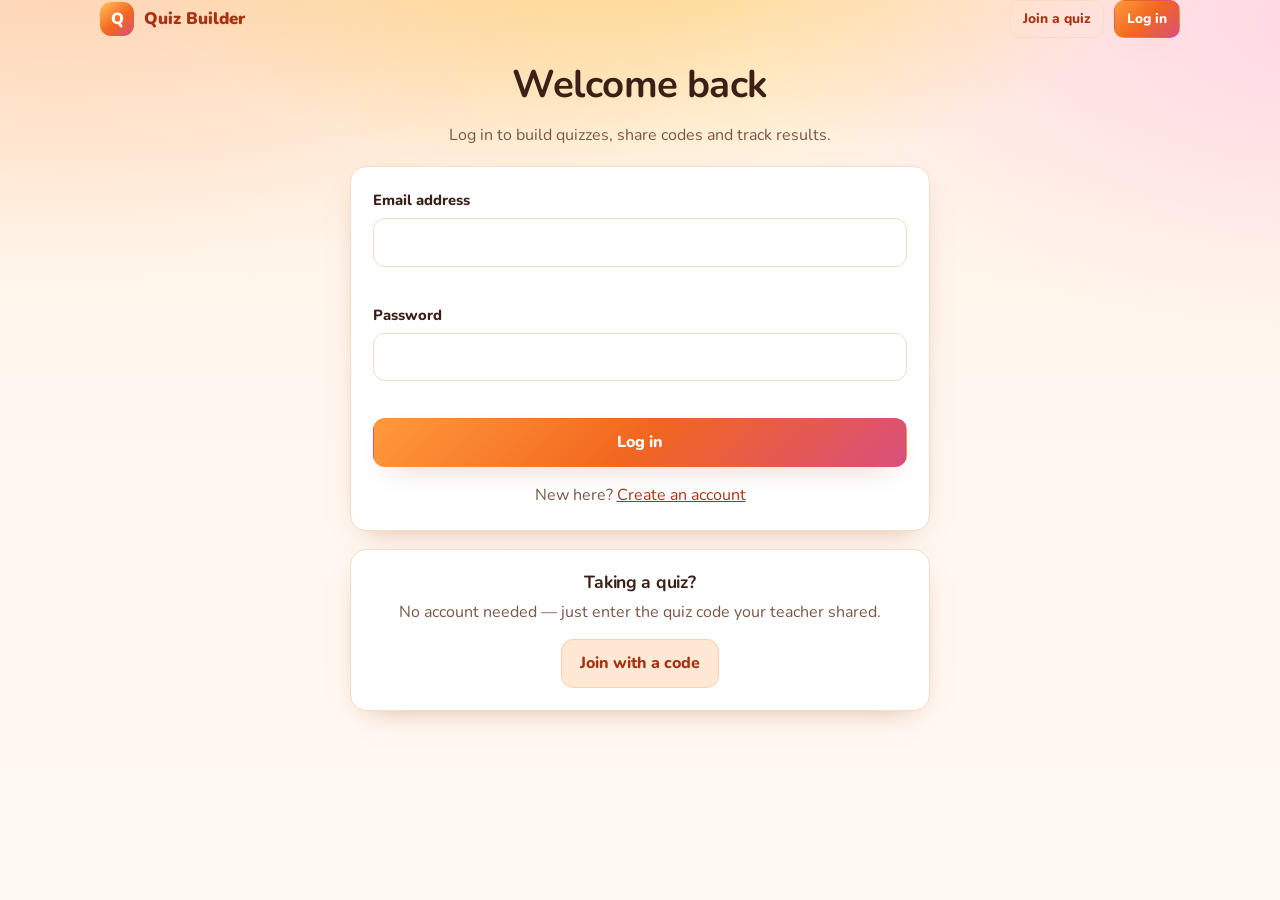
<file: Authentication/index.html>
<!DOCTYPE html>
<html lang="en">
<head>
<meta charset="utf-8" />
<meta name="viewport" content="width=device-width, initial-scale=1" />
<title>Log in — Quiz Builder</title>
<meta name="description" content="Log in to Quiz Builder to create and manage your quizzes." />
<link rel="preconnect" href="https://fonts.googleapis.com" />
<link rel="preconnect" href="https://fonts.gstatic.com" crossorigin />
<link rel="stylesheet" href="https://fonts.googleapis.com/css2?family=Nunito:wght@400;700;900&display=swap" />
<link rel="stylesheet" href="../Shared/styles.css" />
</head>
<body>
<a class="skip-link" href="#main">Skip to main content</a>
<header data-topbar></header>

<main id="main" class="shell shell-narrow">
  <div class="text-center" style="margin-bottom:18px">
    <h1>Welcome back</h1>
    <p>Log in to build quizzes, share codes and track results.</p>
  </div>

  <section class="card">
    <div class="alert alert-error" id="formError" role="alert" hidden></div>
    <form id="loginForm" novalidate>
      <div class="field">
        <label for="email">Email address</label>
        <input type="email" id="email" name="email" autocomplete="email" required />
        <p class="error-text" id="emailError" aria-live="polite"></p>
      </div>
      <div class="field">
        <label for="password">Password</label>
        <input type="password" id="password" name="password" autocomplete="current-password" required />
        <p class="error-text" id="passwordError" aria-live="polite"></p>
      </div>
      <button class="btn btn-primary btn-block" type="submit" id="loginSubmit">Log in</button>
    </form>
    <p class="text-center muted" style="margin:16px 0 0">
      New here? <a href="signup.html">Create an account</a>
    </p>
  </section>

  <section class="card text-center">
    <h2 style="font-size:1.1rem">Taking a quiz?</h2>
    <p class="mb-0">No account needed — just enter the quiz code your teacher shared.</p>
    <p style="margin-top:14px" class="mb-0">
      <a class="btn btn-secondary" href="../User/join.html">Join with a code</a>
    </p>
  </section>
</main>

<script src="../Shared/storage.js"></script>
<script src="../Shared/app.js"></script>
<script>
(function () {
  QB.renderTopbar();
  if (QBStorage.getSession()) { QB.go(QB.PATHS.dashboard); return; }

  var form = QB.$("#loginForm");
  var formError = QB.$("#formError");

  function setError(id, msg) { QB.$(id).textContent = msg || ""; }

  form.addEventListener("submit", function (e) {
    e.preventDefault();
    formError.hidden = true;
    setError("#emailError", ""); setError("#passwordError", "");

    var email = QB.$("#email").value.trim();
    var password = QB.$("#password").value;
    var bad = false;
    if (!email) { setError("#emailError", "Email is required."); bad = true; }
    if (!password) { setError("#passwordError", "Password is required."); bad = true; }
    if (bad) return;

    var res = QBStorage.login(email, password);
    if (!res.ok) {
      formError.textContent = res.error;
      formError.hidden = false;
      return;
    }
    QB.toast("Welcome back, " + res.user.name + "!");
    QB.go(QB.PATHS.dashboard);
  });
})();
</script>
</body>
</html>
</file>
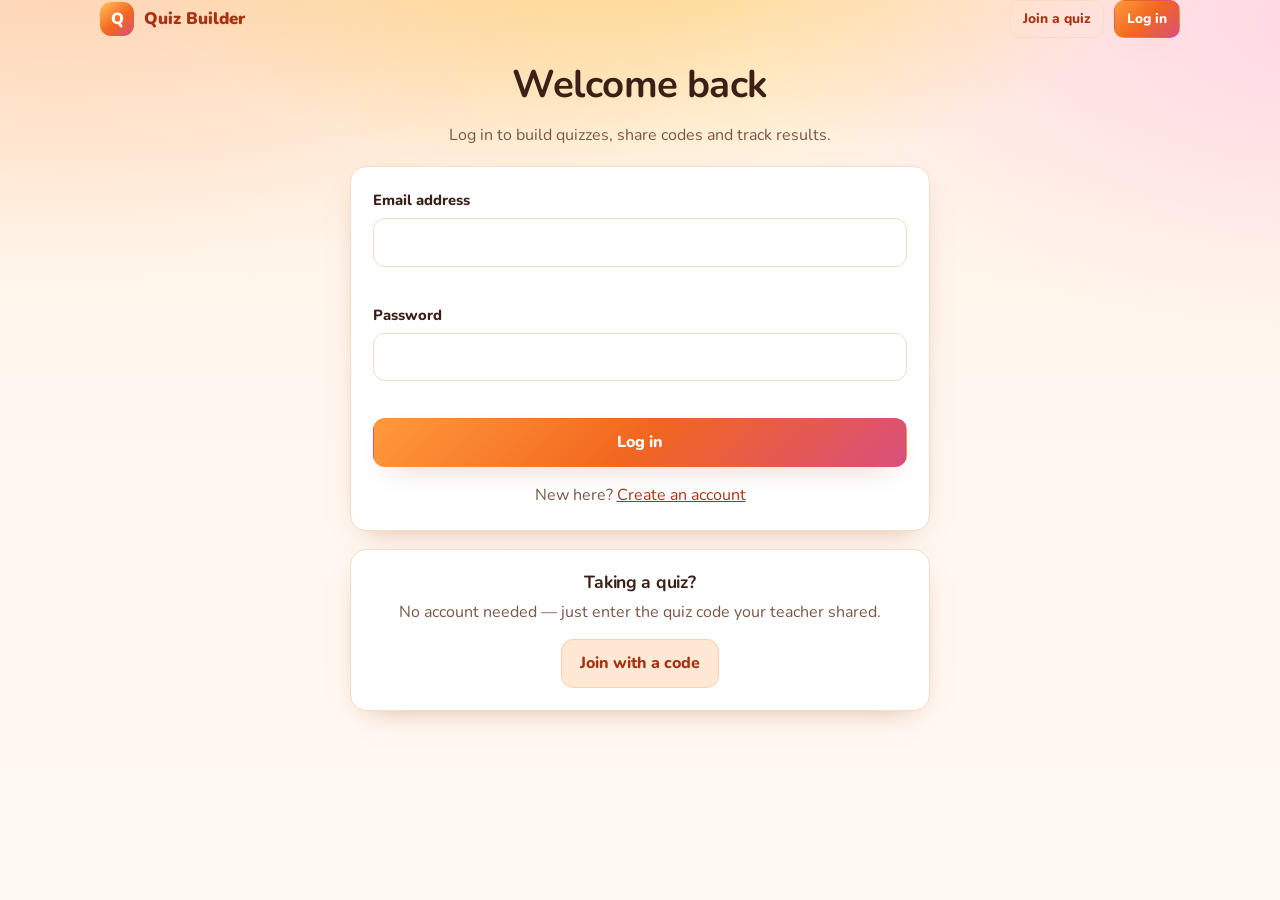
<file: Admin/create.html>
<!DOCTYPE html>
<html lang="en">
<head>
<meta charset="utf-8" />
<meta name="viewport" content="width=device-width, initial-scale=1" />
<title>Create a quiz — Quiz Builder</title>
<meta name="description" content="Build a quiz with multiple choice, true/false and text questions." />
<link rel="preconnect" href="https://fonts.googleapis.com" />
<link rel="preconnect" href="https://fonts.gstatic.com" crossorigin />
<link rel="stylesheet" href="https://fonts.googleapis.com/css2?family=Nunito:wght@400;700;900&display=swap" />
<link rel="stylesheet" href="../Shared/styles.css" />
</head>
<body>
<a class="skip-link" href="#main">Skip to main content</a>
<header data-topbar></header>

<main id="main" class="shell">
  <div class="welcome">
    <h1>Create a quiz</h1>
    <p class="mb-0">Add details, build your questions, then publish to get a share code.</p>
  </div>

  <section class="card" aria-labelledby="detailsHeading">
    <h2 id="detailsHeading">Quiz details</h2>
    <div class="field">
      <label for="quizTitle">Quiz title</label>
      <input type="text" id="quizTitle" maxlength="90" required />
      <p class="error-text" id="titleError" aria-live="polite"></p>
    </div>
    <div class="field">
      <label for="quizDescription">Description <span class="muted">(optional)</span></label>
      <textarea id="quizDescription" maxlength="240"></textarea>
    </div>
    <div class="field">
      <label for="quizMinutes">Time limit (minutes)</label>
      <input type="number" id="quizMinutes" min="1" max="120" step="1" value="5" />
      <p class="error-text" id="timeError" aria-live="polite"></p>
    </div>
  </section>

  <section class="card" aria-labelledby="questionHeading">
    <h2 id="questionHeading">Add a question</h2>
    <div class="alert alert-error" id="questionError" role="alert" hidden></div>

    <div class="field">
      <label for="qType">Question type</label>
      <select id="qType">
        <option value="multiple-choice">Multiple choice</option>
        <option value="true-false">True / False</option>
        <option value="text">Text answer</option>
      </select>
    </div>

    <div class="field">
      <label for="qText">Question</label>
      <textarea id="qText" maxlength="300" placeholder="What would you like to ask?"></textarea>
    </div>

    <div class="field" id="optionsField">
      <span class="label" id="optionsLabel">Answer options</span>
      <div id="optionsList" role="group" aria-labelledby="optionsLabel"></div>
      <button class="btn btn-ghost btn-sm" type="button" id="addOption">+ Add option</button>
    </div>

    <div class="field" id="tfField" hidden>
      <span class="label">Correct answer</span>
      <div class="row">
        <label class="answer-card" style="flex:1 1 140px">
          <input type="radio" name="tfAnswer" value="true" checked />
          <span class="marker" aria-hidden="true">T</span><span class="answer-text">True</span>
        </label>
        <label class="answer-card" style="flex:1 1 140px">
          <input type="radio" name="tfAnswer" value="false" />
          <span class="marker" aria-hidden="true">F</span><span class="answer-text">False</span>
        </label>
      </div>
    </div>

    <div class="field" id="textField" hidden>
      <label for="qTextAnswer">Accepted answer</label>
      <input type="text" id="qTextAnswer" maxlength="120" placeholder="e.g. photosynthesis" />
      <p class="hint">Separate alternatives with <code>|</code>. Capitalisation and extra spaces are ignored.</p>
    </div>

    <div class="field">
      <label for="qImage">Image <span class="muted">(optional)</span></label>
      <input type="file" id="qImage" accept="image/*" />
      <p class="hint">Large images are resized automatically before saving.</p>
      <div id="imagePreviewWrap" hidden style="margin-top:10px">
        <img id="imagePreview" class="thumb" alt="Preview of the uploaded question image" />
        <p style="margin-top:8px"><button class="btn btn-ghost btn-sm" type="button" id="removeImage">Remove image</button></p>
      </div>
    </div>

    <div class="field">
      <label for="qExplanation">Explanation <span class="muted">(shown to players after they submit)</span></label>
      <textarea id="qExplanation" maxlength="400" placeholder="Explain why the correct answer is right, so players learn from a wrong answer."></textarea>
      <p class="hint">Players see this on their results page next to each question.</p>
    </div>

    <button class="btn btn-secondary" type="button" id="addQuestion">Add question to quiz</button>
  </section>

  <section class="card" aria-labelledby="draftHeading">
    <div class="row-between">
      <h2 id="draftHeading" class="mb-0">Questions added</h2>
      <span class="pill" id="draftCount">0</span>
    </div>
    <div id="draftList" style="margin-top:14px"></div>
    <p class="muted" id="draftEmpty">No questions yet — add your first one above.</p>
  </section>

  <section class="card">
    <div class="alert alert-error" id="publishError" role="alert" hidden></div>
    <div class="row">
      <button class="btn btn-primary" type="button" id="publishQuiz">Publish quiz</button>
      <a class="btn btn-ghost" href="dashboard.html">Cancel</a>
    </div>
  </section>
</main>

<script src="../Shared/storage.js"></script>
<script src="../Shared/app.js"></script>
<script>
(function () {
  QB.renderTopbar();
  var session = QB.requireSession();
  if (!session) return;

  var draft = [];
  var currentImage = "";
  var editingId = null;

  /* Edit mode: ?quiz=<id> loads an existing quiz owned by this creator. */
  var editingQuiz = null;
  var editQuizId = QB.query("quiz");
  if (editQuizId) {
    var found = QBStorage.getQuizById(editQuizId);
    if (!found || found.ownerId !== session.id) {
      QB.toast("That quiz could not be opened for editing", "error");
      QB.go(QB.PATHS.dashboard);
      return;
    }
    editingQuiz = found;
    document.title = "Edit quiz — Quiz Builder";
    QB.$(".welcome h1").textContent = "Edit quiz";
    QB.$(".welcome p").textContent = "Update the details or questions, then save. The share code stays the same.";
    QB.$("#quizTitle").value = editingQuiz.title;
    QB.$("#quizDescription").value = editingQuiz.description || "";
    QB.$("#quizMinutes").value = String(Math.max(1, Math.round(editingQuiz.timeLimitSeconds / 60)));
    QB.$("#publishQuiz").textContent = "Save changes";
    draft = editingQuiz.questions.map(function (q) {
      return { id: q.id, type: q.type, text: q.text, image: q.image, options: q.options.slice(), answer: q.answer, explanation: q.explanation || "" };
    });
  }

  var typeSelect = QB.$("#qType");
  var optionsList = QB.$("#optionsList");
  var questionError = QB.$("#questionError");

  function showQuestionError(msg) {
    questionError.textContent = msg;
    questionError.hidden = false;
  }
  function clearQuestionError() { questionError.hidden = true; }

  /* ---------- options ---------- */
  function optionRow(value, checked, index) {
    var input = QB.el("input", { type: "text", maxlength: "120", value: value || "",
      "aria-label": "Option " + (index + 1), "data-option-input": index });
    var radio = QB.el("input", { type: "radio", name: "correctOption", value: index, "data-correct": index });
    if (checked) radio.checked = true;
    var remove = QB.el("button", { class: "btn btn-ghost btn-sm", type: "button", text: "✕",
      "aria-label": "Remove option " + (index + 1), onclick: function () {
        if (optionsList.children.length <= 2) { showQuestionError("A multiple choice question needs at least two options."); return; }
        collectOptions();
        optionValues.splice(index, 1);
        if (correctIndex >= optionValues.length) correctIndex = 0;
        renderOptions();
      }
    });
    return QB.el("div", { class: "opt-row" }, [
      input,
      QB.el("div", { class: "row", style: "gap:6px" }, [
        QB.el("label", { class: "correct-wrap" }, [radio, QB.el("span", { text: "Correct" })]),
        remove
      ])
    ]);
  }

  var optionValues = ["", "", "", ""];
  var correctIndex = 0;

  function collectOptions() {
    optionValues = QB.$$("[data-option-input]", optionsList).map(function (i) { return i.value; });
    var checked = QB.$$("[data-correct]", optionsList).filter(function (r) { return r.checked; })[0];
    correctIndex = checked ? Number(checked.value) : 0;
  }

  function renderOptions() {
    optionsList.innerHTML = "";
    optionValues.forEach(function (v, i) {
      optionsList.appendChild(optionRow(v, i === correctIndex, i));
    });
  }

  QB.$("#addOption").addEventListener("click", function () {
    collectOptions();
    if (optionValues.length >= 6) { showQuestionError("Up to 6 options are supported."); return; }
    optionValues.push("");
    renderOptions();
  });

  renderOptions();

  /* ---------- type switching ---------- */
  function syncType() {
    var type = typeSelect.value;
    QB.$("#optionsField").hidden = type !== "multiple-choice";
    QB.$("#tfField").hidden = type !== "true-false";
    QB.$("#textField").hidden = type !== "text";
    clearQuestionError();
  }
  typeSelect.addEventListener("change", syncType);
  syncType();

  /* selected styling for true/false cards */
  function syncTfCards() {
    QB.$$("#tfField .answer-card").forEach(function (card) {
      card.classList.toggle("is-selected", card.querySelector("input").checked);
    });
  }
  QB.$$('input[name="tfAnswer"]').forEach(function (r) { r.addEventListener("change", syncTfCards); });
  syncTfCards();

  /* ---------- image ---------- */
  QB.$("#qImage").addEventListener("change", function (e) {
    var file = e.target.files && e.target.files[0];
    if (!file) return;
    QB.readAndResizeImage(file, 900, 0.72).then(function (dataUrl) {
      currentImage = dataUrl;
      QB.$("#imagePreview").src = dataUrl;
      QB.$("#imagePreviewWrap").hidden = false;
      clearQuestionError();
    }).catch(function (err) {
      currentImage = "";
      QB.$("#imagePreviewWrap").hidden = true;
      showQuestionError(err.message || "Could not use that image.");
    });
  });

  QB.$("#removeImage").addEventListener("click", function () {
    currentImage = "";
    QB.$("#qImage").value = "";
    QB.$("#imagePreviewWrap").hidden = true;
  });

  /* ---------- draft questions ---------- */
  function resetQuestionForm() {
    QB.$("#qText").value = "";
    QB.$("#qTextAnswer").value = "";
    QB.$("#qExplanation").value = "";
    optionValues = ["", "", "", ""];
    correctIndex = 0;
    renderOptions();
    currentImage = "";
    QB.$("#qImage").value = "";
    QB.$("#imagePreviewWrap").hidden = true;
    editingId = null;
    QB.$("#addQuestion").textContent = "Add question to quiz";
  }

  function buildQuestion() {
    var type = typeSelect.value;
    var text = QB.$("#qText").value.trim();
    if (!text) { showQuestionError("Please write the question text."); return null; }

    var question = { id: editingId || QBStorage.uid("q"), type: type, text: text, image: currentImage, options: [], answer: "",
      explanation: QB.$("#qExplanation").value.trim() };

    if (type === "multiple-choice") {
      collectOptions();
      var filled = optionValues.map(function (v) { return v.trim(); });
      var nonEmpty = filled.filter(Boolean);
      if (nonEmpty.length < 2) { showQuestionError("Add at least two answer options."); return null; }
      if (!filled[correctIndex]) { showQuestionError("The option marked correct cannot be empty."); return null; }
      var correctText = filled[correctIndex];
      question.options = filled.filter(Boolean);
      question.answer = question.options.indexOf(correctText);
    } else if (type === "true-false") {
      var checked = QB.$$('input[name="tfAnswer"]').filter(function (r) { return r.checked; })[0];
      question.options = ["True", "False"];
      question.answer = checked ? checked.value : "true";
    } else {
      var ans = QB.$("#qTextAnswer").value.trim();
      if (!ans) { showQuestionError("Please provide the accepted answer."); return null; }
      question.answer = ans;
    }
    return question;
  }

  QB.$("#addQuestion").addEventListener("click", function () {
    clearQuestionError();
    var q = buildQuestion();
    if (!q) return;
    var existing = draft.findIndex(function (d) { return d.id === q.id; });
    if (existing >= 0) { draft[existing] = q; QB.toast("Question updated"); }
    else { draft.push(q); QB.toast("Question added"); }
    resetQuestionForm();
    renderDraft();
  });

  function editQuestion(id) {
    var q = draft.filter(function (d) { return d.id === id; })[0];
    if (!q) return;
    editingId = q.id;
    typeSelect.value = q.type;
    syncType();
    QB.$("#qText").value = q.text;
    currentImage = q.image || "";
    QB.$("#imagePreviewWrap").hidden = !currentImage;
    if (currentImage) QB.$("#imagePreview").src = currentImage;
    if (q.type === "multiple-choice") {
      optionValues = q.options.slice();
      while (optionValues.length < 2) optionValues.push("");
      correctIndex = Number(q.answer) || 0;
      renderOptions();
    } else if (q.type === "true-false") {
      QB.$$('input[name="tfAnswer"]').forEach(function (r) { r.checked = r.value === String(q.answer); });
      syncTfCards();
    } else {
      QB.$("#qTextAnswer").value = q.answer;
    }
    QB.$("#qExplanation").value = q.explanation || "";
    QB.$("#addQuestion").textContent = "Save changes";
    QB.$("#qText").focus();
  }

  function renderDraft() {
    var list = QB.$("#draftList");
    list.innerHTML = "";
    QB.$("#draftCount").textContent = String(draft.length);
    QB.$("#draftEmpty").hidden = draft.length > 0;

    draft.forEach(function (q, i) {
      var summary = q.type === "text"
        ? "Answer: " + q.answer
        : (q.type === "true-false"
            ? "Correct: " + (String(q.answer) === "true" ? "True" : "False")
            : "Correct: " + q.options[Number(q.answer)]);

      var block = QB.el("div", { class: "q-draft", "data-draft": q.id }, [
        QB.el("div", { class: "q-draft-head" }, [
          QB.el("span", { class: "q-draft-type", text: "Q" + (i + 1) + " · " + q.type.replace("-", " ") }),
          QB.el("div", { class: "row", style: "gap:6px" }, [
            QB.el("button", { class: "btn btn-ghost btn-sm", type: "button", text: "Edit",
              onclick: function () { editQuestion(q.id); } }),
            QB.el("button", { class: "btn btn-danger btn-sm", type: "button", text: "Remove",
              onclick: function () {
                draft = draft.filter(function (d) { return d.id !== q.id; });
                if (editingId === q.id) resetQuestionForm();
                renderDraft();
              } })
          ])
        ]),
        QB.el("p", { text: q.text }),
        QB.el("p", { class: "muted", style: "margin:0", text: summary }),
        QB.el("p", { class: "muted", style: "margin:4px 0 0", text: q.explanation ? "Explanation: " + q.explanation : "No explanation added yet." })
      ]);
      if (q.image) block.appendChild(QB.el("img", { class: "thumb", src: q.image, alt: "Image attached to question " + (i + 1) }));
      list.appendChild(block);
    });
  }

  renderDraft();

  /* ---------- publish ---------- */
  QB.$("#publishQuiz").addEventListener("click", function () {
    var publishError = QB.$("#publishError");
    publishError.hidden = true;
    QB.$("#titleError").textContent = "";
    QB.$("#timeError").textContent = "";

    var title = QB.$("#quizTitle").value.trim();
    var minutes = Number(QB.$("#quizMinutes").value);
    var bad = false;

    if (!title) { QB.$("#titleError").textContent = "Give your quiz a title."; bad = true; }
    if (!isFinite(minutes) || minutes < 1 || minutes > 120) { QB.$("#timeError").textContent = "Choose between 1 and 120 minutes."; bad = true; }
    if (!draft.length) {
      publishError.textContent = "Add at least one question before publishing.";
      publishError.hidden = false;
      bad = true;
    }
    if (bad) {
      if (!publishError.hidden) publishError.scrollIntoView({ block: "center" });
      return;
    }

    var quiz = QBStorage.saveQuiz({
      id: editingQuiz ? editingQuiz.id : undefined,
      code: editingQuiz ? editingQuiz.code : QBStorage.uniqueCode(),
      createdAt: editingQuiz ? editingQuiz.createdAt : undefined,
      title: title,
      description: QB.$("#quizDescription").value.trim(),
      ownerId: session.id,
      ownerName: session.name,
      timeLimitSeconds: Math.round(minutes * 60),
      questions: draft
    });

    QB.toast(editingQuiz ? "Changes saved — code " + quiz.code : "Quiz published — code " + quiz.code);
    QB.go(QB.PATHS.dashboard);
  });
})();
</script>
</body>
</html>
</file>
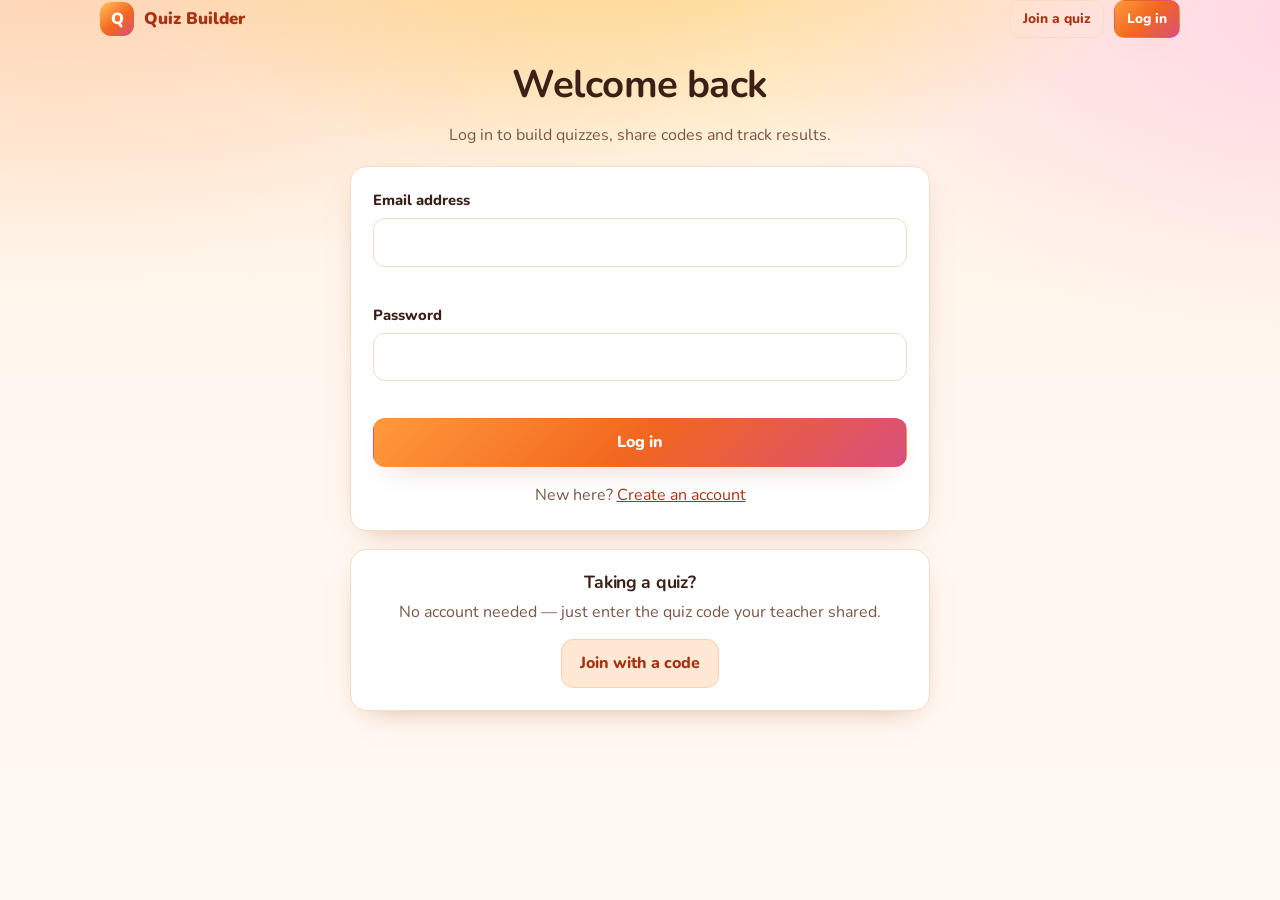
<file: Admin/creator-results.html>
<!DOCTYPE html>
<html lang="en">
<head>
<meta charset="utf-8" />
<meta name="viewport" content="width=device-width, initial-scale=1" />
<title>Participant Results — Quiz Builder</title>
<link rel="stylesheet" href="../Shared/styles.css" />
</head>
<body>
<a class="skip-link" href="#main">Skip to main content</a>
<header data-topbar></header>
<main id="main" class="shell">
  <div class="welcome">
    <h1>Participant Results</h1>
    <p class="mb-0" id="quizInfo">Loading quiz results…</p>
  </div>
  <div class="quick-actions">
    <a class="btn btn-ghost" href="dashboard.html">← Back to Dashboard</a>
  </div>
  <section class="card">
    <h2>Quiz submissions</h2>
    <p class="muted">Only attempts for a quiz owned by your account are shown.</p>
    <div id="attemptList"></div>
    <p id="empty" class="muted" hidden>No participants have submitted this quiz yet.</p>
  </section>
  <section class="card" id="detailCard" hidden>
    <div class="row-between">
      <h2 id="detailTitle" class="mb-0">Submission details</h2>
      <button class="btn btn-ghost btn-sm" id="closeDetails" type="button">Close</button>
    </div>
    <div id="detailBody" class="stack" style="margin-top:12px"></div>
  </section>
</main>
<script src="../Shared/storage.js"></script>
<script src="../Shared/app.js"></script>
<script>
(function () {
  QB.renderTopbar();
  var session = QB.requireSession();
  if (!session) return;
  var quizId = QB.query("quiz");
  var quiz = QBStorage.getQuizById(quizId);
  var list = QB.$("#attemptList"), empty = QB.$("#empty");
  var detailCard = QB.$("#detailCard"), detailBody = QB.$("#detailBody");

  // Prevent creators from viewing another account's quiz submissions.
  if (!quiz || quiz.ownerId !== session.id) {
    QB.$("#quizInfo").textContent = "Quiz not found or you do not have permission to view its results.";
    list.textContent = "";
    return;
  }
  QB.$("#quizInfo").textContent = quiz.title + " · Code: " + quiz.code;

  function answerText(detail, question) {
    var given = detail.given;
    if (given === null || given === undefined || String(given).trim() === "") return "Not answered";
    if (!question) return String(given);
    if (question.type === "multiple-choice") return question.options[Number(given)] !== undefined ? question.options[Number(given)] : String(given);
    if (question.type === "true-false") return String(given).toLowerCase() === "true" ? "True" : "False";
    return String(given);
  }
  function correctText(question) {
    if (!question) return "Unavailable";
    if (question.type === "multiple-choice") return question.options[Number(question.answer)] || "Unavailable";
    if (question.type === "true-false") return String(question.answer).toLowerCase() === "true" ? "True" : "False";
    return String(question.answer || "");
  }
  function showDetails(attempt) {
    detailBody.innerHTML = "";
    QB.$("#detailTitle").textContent = attempt.participantName + " — " + (attempt.result ? attempt.result.percent : 0) + "%";
    var summary = QB.el("p", {class:"muted", text:"Submitted: " + new Date(attempt.submittedAt).toLocaleString()});
    detailBody.appendChild(summary);
    (attempt.result && attempt.result.details || []).forEach(function(d, i) {
      var question = quiz.questions.filter(function(q){return q.id === d.questionId;})[0];
      var explanation = d.explanation || (question && question.explanation) || "";
      var block = QB.el("div",{class:"q-draft"},[
        QB.el("div",{class:"q-draft-type",text:"Question " + (i+1)}),
        QB.el("p",{text:d.text || (question && question.text) || "Question"}),
        QB.el("p",{text:"Participant answer: " + answerText(d, question)}),
        QB.el("p",{text:"Correct answer: " + correctText(question)}),
        QB.el("span",{class:d.correct ? "tag-ok" : "tag-no",text:d.correct ? "Correct" : "Incorrect"})
      ]);
      if (explanation) {
        block.appendChild(QB.el("div",{class:"explain-box"},[
          QB.el("strong",{text:"Explanation you wrote: "}),
          QB.el("span",{text:explanation})
        ]));
      }
      detailBody.appendChild(block);
    });
    detailCard.hidden = false;
    detailCard.scrollIntoView({behavior: QB.prefersReducedMotion() ? "auto" : "smooth", block:"start"});
  }
  var attempts = QBStorage.getAttemptsForQuiz(quiz.id).sort(function(a,b){return String(b.submittedAt).localeCompare(String(a.submittedAt));});
  empty.hidden = attempts.length > 0;
  attempts.forEach(function(attempt) {
    var result = attempt.result || {};
    var row = QB.el("div",{class:"q-draft"},[
      QB.el("h3",{text:attempt.participantName || "Guest"}),
      QB.el("p",{text:"Score: " + (result.correct || 0) + "/" + (result.total || quiz.questions.length) + " (" + (result.percent || 0) + "%)"}),
      QB.el("p",{class:"muted",text:"Submitted: " + (attempt.submittedAt ? new Date(attempt.submittedAt).toLocaleString() : "Date unavailable")}),
      QB.el("button",{class:"btn btn-secondary btn-sm",type:"button",text:"View Details",onclick:function(){showDetails(attempt);}})
    ]);
    list.appendChild(row);
  });
  QB.$("#closeDetails").addEventListener("click",function(){detailCard.hidden=true;});
})();
</script>
</body>
</html>
</file>
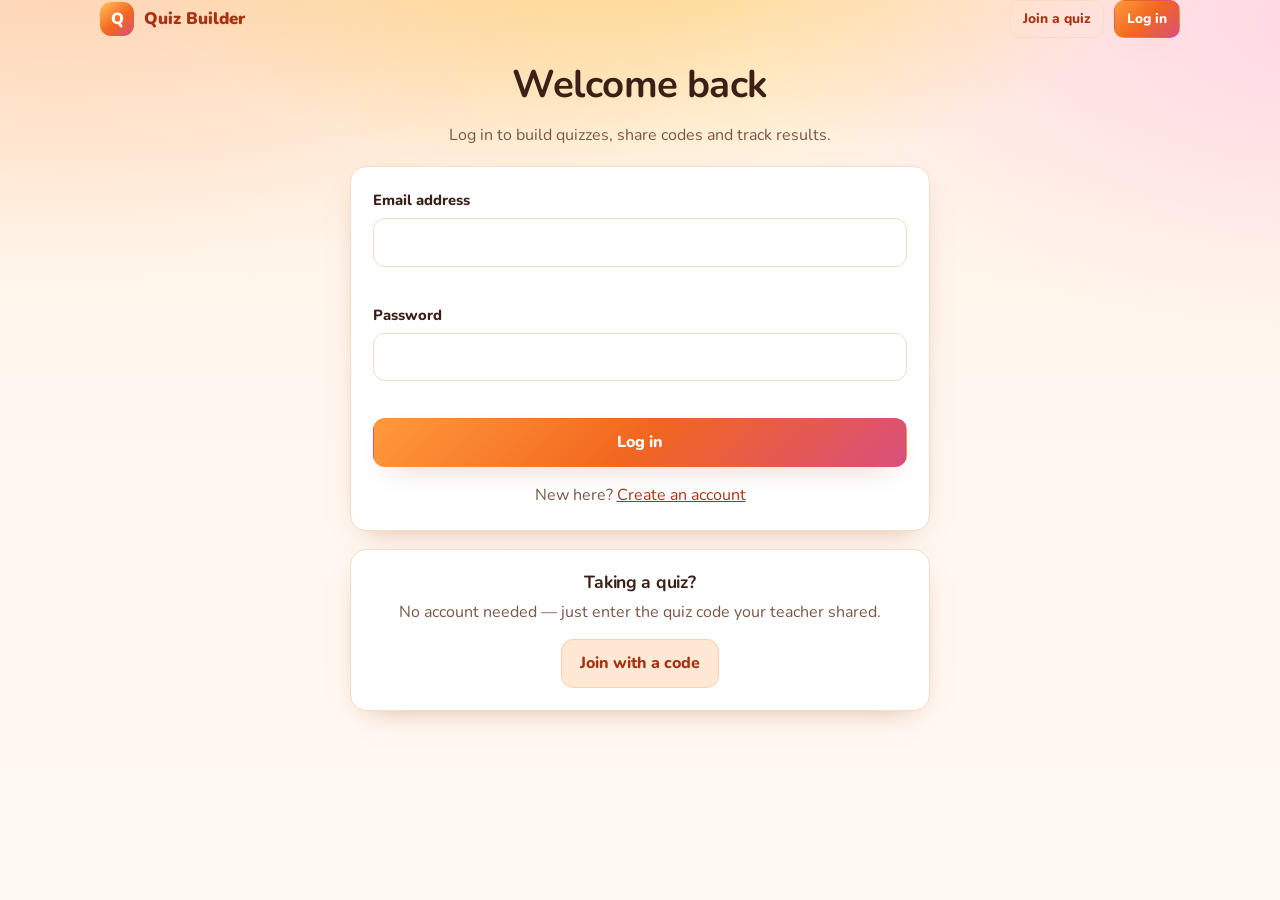
<file: Admin/dashboard.html>
<!DOCTYPE html>
<html lang="en">
<head>
<meta charset="utf-8" />
<meta name="viewport" content="width=device-width, initial-scale=1" />
<title>Dashboard — Quiz Builder</title>
<meta name="description" content="Your quizzes, statistics and quick actions in Quiz Builder." />
<link rel="preconnect" href="https://fonts.googleapis.com" />
<link rel="preconnect" href="https://fonts.gstatic.com" crossorigin />
<link rel="stylesheet" href="https://fonts.googleapis.com/css2?family=Nunito:wght@400;700;900&display=swap" />
<link rel="stylesheet" href="../Shared/styles.css" />
</head>
<body>
<a class="skip-link" href="#main">Skip to main content</a>
<header data-topbar></header>

<main id="main" class="shell">
  <div class="welcome">
    <h1 id="welcomeTitle">Welcome back</h1>
    <p id="welcomeSub" class="mb-0">Here's how your quizzes are doing.</p>
  </div>

  <section aria-labelledby="statsHeading">
    <h2 id="statsHeading" class="sr-only">Statistics</h2>
    <div class="stats" id="stats"></div>
  </section>

  <section aria-labelledby="actionsHeading">
    <h2 id="actionsHeading" class="sr-only">Quick actions</h2>
    <div class="quick-actions">
      <a class="btn btn-primary" id="actionCreate" href="create.html">+ Create quiz</a>
      <a class="btn btn-primary" id="actionJoin" href="../User/join.html">Join a quiz</a>
      <button class="btn btn-ghost" type="button" id="actionCopyLatest">Copy latest code</button>
    </div>
  </section>

  <section aria-labelledby="quizzesHeading">
    <div class="row-between" style="margin-bottom:12px">
      <h2 id="quizzesHeading" class="mb-0">Your quizzes</h2>
      <span class="pill" id="quizCount">0 quizzes</span>
    </div>
    <div class="quiz-grid" id="quizGrid"></div>
    <div class="empty-state" id="emptyState" hidden>
      <div class="empty-emoji" aria-hidden="true">🌱</div>
      <h3>No quizzes yet</h3>
      <p>Create your first quiz and share the code with your class.</p>
      <a class="btn btn-primary" href="create.html">Create your first quiz</a>
    </div>
  </section>

  <section class="card" id="previewCard" hidden aria-labelledby="previewHeading">
    <div class="row-between">
      <h2 id="previewHeading" class="mb-0">Quiz preview</h2>
      <button class="btn btn-ghost btn-sm" type="button" id="closePreview">Close</button>
    </div>
    <div id="previewBody" class="stack" style="margin-top:12px"></div>
  </section>
</main>

<script src="../Shared/storage.js"></script>
<script src="../Shared/app.js"></script>
<script>
(function () {
  QB.renderTopbar();
  var session = QB.requireSession();
  if (!session) return;

  var grid = QB.$("#quizGrid");
  var empty = QB.$("#emptyState");
  var previewCard = QB.$("#previewCard");
  var previewBody = QB.$("#previewBody");

  QB.$("#welcomeTitle").textContent = "Welcome back, " + session.name + " 👋";

  function stat(value, label, delay) {
    var node = QB.el("div", { class: "stat" }, [
      QB.el("div", { class: "stat-value", text: String(value) }),
      QB.el("div", { class: "stat-label", text: label })
    ]);
    node.style.animationDelay = delay + "ms";
    return node;
  }

  function render() {
    var quizzes = QBStorage.getQuizzesByOwner(session.id);
    var attempts = QBStorage.getAllAttempts().filter(function (a) {
      return quizzes.some(function (q) { return q.id === a.quizId; });
    });
    var questionTotal = quizzes.reduce(function (sum, q) { return sum + q.questions.length; }, 0);
    var avg = attempts.length
      ? Math.round(attempts.reduce(function (s, a) { return s + (a.result ? a.result.percent : 0); }, 0) / attempts.length)
      : 0;

    var stats = QB.$("#stats");
    stats.innerHTML = "";
    stats.appendChild(stat(quizzes.length, "Quizzes created", 0));
    stats.appendChild(stat(questionTotal, "Questions written", 60));
    stats.appendChild(stat(attempts.length, "Attempts recorded", 120));
    stats.appendChild(stat(avg + "%", "Average score", 180));

    QB.$("#quizCount").textContent = quizzes.length + (quizzes.length === 1 ? " quiz" : " quizzes");
    QB.$("#actionCopyLatest").disabled = quizzes.length === 0;

    grid.innerHTML = "";
    empty.hidden = quizzes.length > 0;

    quizzes.forEach(function (quiz, i) {
      var attemptsForQuiz = QBStorage.getAttemptsForQuiz(quiz.id).length;
      var card = QB.el("article", { class: "quiz-card" }, [
        QB.el("h3", { text: quiz.title }),
        QB.el("p", { class: "mb-0", text: quiz.description || "No description added." }),
        QB.el("div", { class: "quiz-meta" }, [
          QB.el("span", { class: "pill pill-code", text: quiz.code }),
          QB.el("span", { class: "pill", text: quiz.questions.length + " questions" }),
          QB.el("span", { class: "pill", text: QB.formatTime(quiz.timeLimitSeconds) + " limit" }),
          QB.el("span", { class: "pill", text: attemptsForQuiz + " attempts" })
        ]),
        QB.el("div", { class: "card-actions" }, [
          QB.el("button", {
            class: "btn btn-secondary btn-sm", type: "button", "data-preview": quiz.id,
            text: "Preview", onclick: function () { showPreview(quiz.id); }
          }),
          QB.el("button", {
            class: "btn btn-ghost btn-sm", type: "button", "data-copy": quiz.id,
            text: "Copy code",
            onclick: function () {
              QB.copyText(quiz.code).then(function () { QB.toast("Code " + quiz.code + " copied"); })
                .catch(function () { QB.toast("Code: " + quiz.code); });
            }
          }),
          QB.el("a", { class: "btn btn-secondary btn-sm", href: "create.html?quiz=" + encodeURIComponent(quiz.id), text: "Edit quiz" }),
          QB.el("a", { class: "btn btn-ghost btn-sm", href: "../User/join.html?code=" + quiz.code, text: "Play" }),
          QB.el("a", { class: "btn btn-primary btn-sm", href: "creator-results.html?quiz=" + encodeURIComponent(quiz.id), text: "View Results (" + attemptsForQuiz + ")" }),
          QB.el("button", {
            class: "btn btn-danger btn-sm", type: "button", "data-delete": quiz.id,
            text: "Delete",
            onclick: function () {
              if (!window.confirm('Delete "' + quiz.title + '"? This cannot be undone.')) return;
              QBStorage.deleteQuiz(quiz.id);
              previewCard.hidden = true;
              QB.toast("Quiz deleted");
              render();
            }
          })
        ])
      ]);
      card.style.animationDelay = Math.min(i * 60, 360) + "ms";
      grid.appendChild(card);
    });
  }

  function showPreview(id) {
    var quiz = QBStorage.getQuizById(id);
    if (!quiz) return;
    previewBody.innerHTML = "";
    previewBody.appendChild(QB.el("h3", { text: quiz.title }));
    previewBody.appendChild(QB.el("p", { text: quiz.description || "No description added." }));
    previewBody.appendChild(QB.el("p", { class: "muted", text: "Code " + quiz.code + " · " + quiz.questions.length + " questions · " + QB.formatTime(quiz.timeLimitSeconds) }));
    quiz.questions.forEach(function (q, i) {
      var block = QB.el("div", { class: "q-draft" }, [
        QB.el("div", { class: "q-draft-type", text: "Q" + (i + 1) + " · " + q.type.replace("-", " ") }),
        QB.el("p", { text: q.text })
      ]);
      if (q.image) block.appendChild(QB.el("img", { class: "thumb", src: q.image, alt: "Image for question " + (i + 1) }));
      if (q.type === "text") {
        block.appendChild(QB.el("p", { class: "muted", text: "Accepted answer: " + q.answer }));
      } else {
        var list = QB.el("ul", { style: "margin:6px 0 0; padding-left:18px" });
        q.options.forEach(function (opt, oi) {
          var correct = q.type === "true-false"
            ? String(q.answer) === (oi === 0 ? "true" : "false")
            : oi === Number(q.answer);
          list.appendChild(QB.el("li", { text: opt + (correct ? "  ✓ correct" : "") }));
        });
        block.appendChild(list);
      }
      previewBody.appendChild(block);
    });
    previewCard.hidden = false;
    previewCard.scrollIntoView({ behavior: QB.prefersReducedMotion() ? "auto" : "smooth", block: "start" });
  }

  QB.$("#closePreview").addEventListener("click", function () { previewCard.hidden = true; });

  QB.$("#actionCopyLatest").addEventListener("click", function () {
    var quizzes = QBStorage.getQuizzesByOwner(session.id);
    if (!quizzes.length) { QB.toast("Create a quiz first", "error"); return; }
    var code = quizzes[0].code;
    QB.copyText(code).then(function () { QB.toast("Code " + code + " copied"); })
      .catch(function () { QB.toast("Code: " + code); });
  });

  render();
})();
</script>
</body>
</html>
</file>
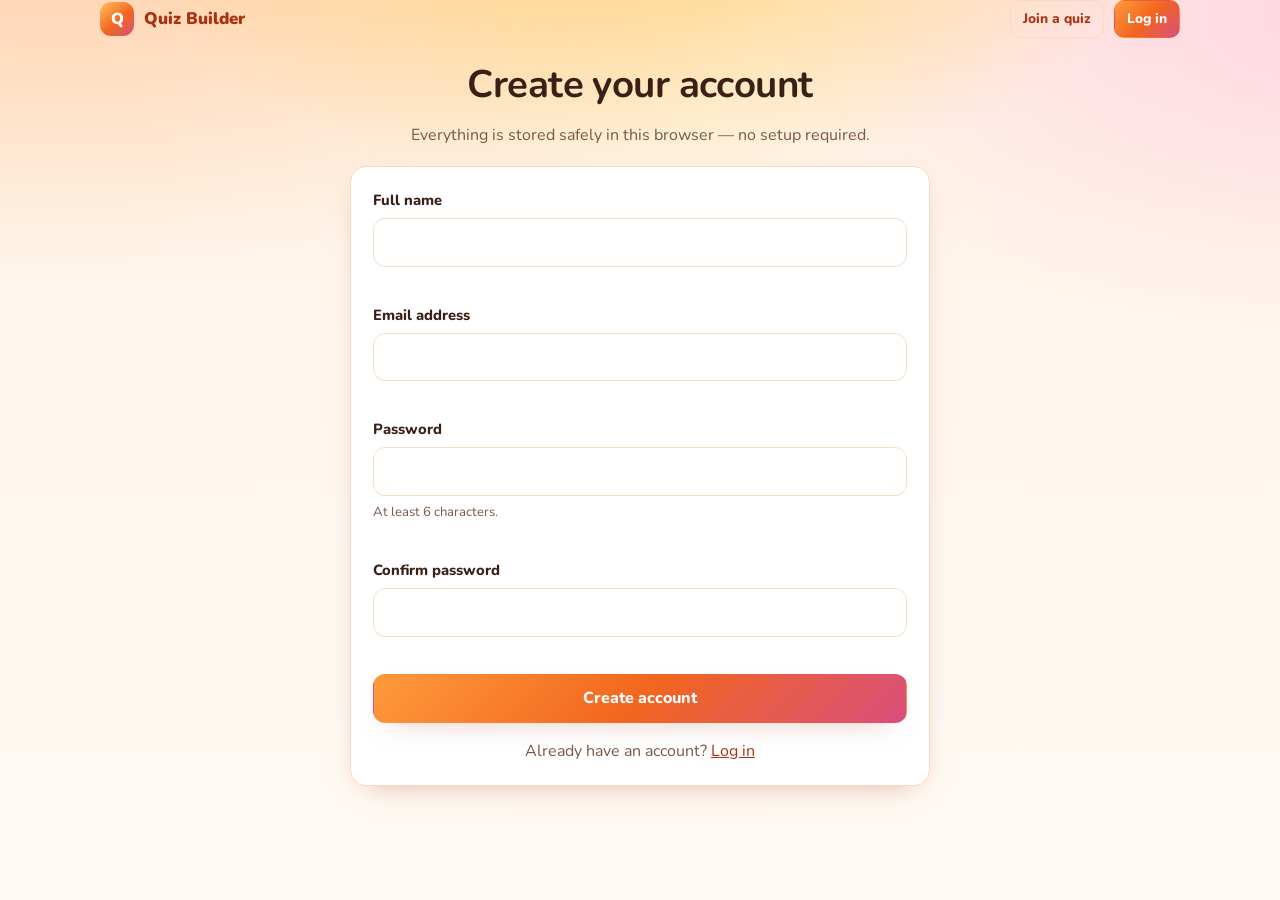
<file: Authentication/signup.html>
<!DOCTYPE html>
<html lang="en">
<head>
<meta charset="utf-8" />
<meta name="viewport" content="width=device-width, initial-scale=1" />
<title>Create account — Quiz Builder</title>
<meta name="description" content="Create a free Quiz Builder account and start making quizzes." />
<link rel="preconnect" href="https://fonts.googleapis.com" />
<link rel="preconnect" href="https://fonts.gstatic.com" crossorigin />
<link rel="stylesheet" href="https://fonts.googleapis.com/css2?family=Nunito:wght@400;700;900&display=swap" />
<link rel="stylesheet" href="../Shared/styles.css" />
</head>
<body>
<a class="skip-link" href="#main">Skip to main content</a>
<header data-topbar></header>

<main id="main" class="shell shell-narrow">
  <div class="text-center" style="margin-bottom:18px">
    <h1>Create your account</h1>
    <p>Everything is stored safely in this browser — no setup required.</p>
  </div>

  <section class="card">
    <div class="alert alert-error" id="formError" role="alert" hidden></div>
    <form id="signupForm" novalidate>
      <div class="field">
        <label for="name">Full name</label>
        <input type="text" id="name" name="name" autocomplete="name" maxlength="60" required />
        <p class="error-text" id="nameError" aria-live="polite"></p>
      </div>
      <div class="field">
        <label for="email">Email address</label>
        <input type="email" id="email" name="email" autocomplete="email" required />
        <p class="error-text" id="emailError" aria-live="polite"></p>
      </div>
      <div class="field">
        <label for="password">Password</label>
        <input type="password" id="password" name="password" autocomplete="new-password" required />
        <p class="hint">At least 6 characters.</p>
        <p class="error-text" id="passwordError" aria-live="polite"></p>
      </div>
      <div class="field">
        <label for="confirm">Confirm password</label>
        <input type="password" id="confirm" name="confirm" autocomplete="new-password" required />
        <p class="error-text" id="confirmError" aria-live="polite"></p>
      </div>
      <button class="btn btn-primary btn-block" type="submit" id="signupSubmit">Create account</button>
    </form>
    <p class="text-center muted" style="margin:16px 0 0">
      Already have an account? <a href="index.html">Log in</a>
    </p>
  </section>
</main>

<script src="../Shared/storage.js"></script>
<script src="../Shared/app.js"></script>
<script>
(function () {
  QB.renderTopbar();
  if (QBStorage.getSession()) { QB.go(QB.PATHS.dashboard); return; }

  var form = QB.$("#signupForm");
  var formError = QB.$("#formError");
  function setError(id, msg) { QB.$(id).textContent = msg || ""; }

  form.addEventListener("submit", function (e) {
    e.preventDefault();
    formError.hidden = true;
    ["#nameError", "#emailError", "#passwordError", "#confirmError"].forEach(function (id) { setError(id, ""); });

    var name = QB.$("#name").value.trim();
    var email = QB.$("#email").value.trim();
    var password = QB.$("#password").value;
    var confirm = QB.$("#confirm").value;
    var bad = false;

    if (!name) { setError("#nameError", "Please enter your name."); bad = true; }
    if (!/^[^\s@]+@[^\s@]+\.[^\s@]{2,}$/.test(email)) { setError("#emailError", "Enter a valid email address."); bad = true; }
    if (password.length < 6) { setError("#passwordError", "Use at least 6 characters."); bad = true; }
    if (password !== confirm) { setError("#confirmError", "Passwords do not match."); bad = true; }
    if (bad) return;

    var res = QBStorage.signup(name, email, password);
    if (!res.ok) { formError.textContent = res.error; formError.hidden = false; return; }
    QB.toast("Account created. Let's build a quiz!");
    QB.go(QB.PATHS.dashboard);
  });
})();
</script>
</body>
</html>
</file>
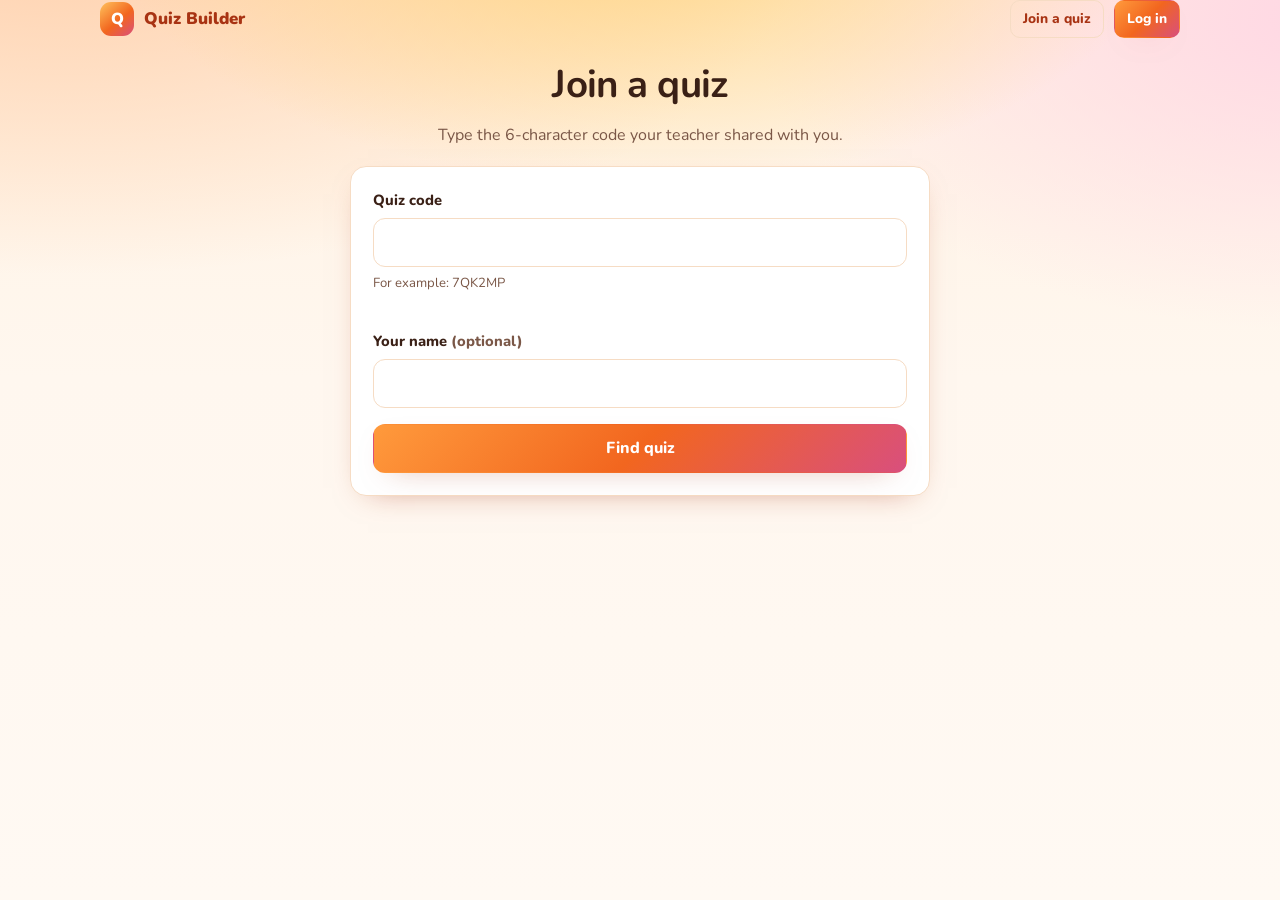
<file: User/join.html>
<!DOCTYPE html>
<html lang="en">
<head>
<meta charset="utf-8" />
<meta name="viewport" content="width=device-width, initial-scale=1" />
<title>Join a quiz — Quiz Builder</title>
<meta name="description" content="Enter your quiz code to start playing." />
<link rel="preconnect" href="https://fonts.googleapis.com" />
<link rel="preconnect" href="https://fonts.gstatic.com" crossorigin />
<link rel="stylesheet" href="https://fonts.googleapis.com/css2?family=Nunito:wght@400;700;900&display=swap" />
<link rel="stylesheet" href="../Shared/styles.css" />
</head>
<body>
<a class="skip-link" href="#main">Skip to main content</a>
<header data-topbar></header>

<main id="main" class="shell shell-narrow">
  <div class="text-center" style="margin-bottom:18px">
    <h1>Join a quiz</h1>
    <p>Type the 6-character code your teacher shared with you.</p>
  </div>

  <section class="card">
    <div class="alert alert-error" id="joinError" role="alert" hidden></div>
    <form id="joinForm" novalidate>
      <div class="field">
        <label for="code">Quiz code</label>
        <input type="text" id="code" class="code-input" maxlength="6" autocomplete="off"
               spellcheck="false" aria-describedby="codeHint" required />
        <p class="hint" id="codeHint">For example: 7QK2MP</p>
        <p class="error-text" id="codeError" aria-live="polite"></p>
      </div>
      <div class="field">
        <label for="playerName">Your name <span class="muted">(optional)</span></label>
        <input type="text" id="playerName" maxlength="40" autocomplete="name" />
      </div>
      <button class="btn btn-primary btn-block" type="submit" id="findQuiz">Find quiz</button>
    </form>
  </section>

  <section class="card" id="instructions" hidden aria-labelledby="quizFoundTitle">
    <h2 id="quizFoundTitle">Quiz found</h2>
    <p id="quizSummary" class="mb-0"></p>
    <div class="panel" style="margin:16px 0">
      <h3 style="font-size:1rem">How it works</h3>
      <ul style="margin:0; padding-left:20px; color:var(--ink-soft)">
        <li>Answer the questions one at a time — you can go back and change answers.</li>
        <li>Your answers are saved as you go.</li>
        <li>The timer runs for the whole quiz and submits automatically at zero.</li>
      </ul>
    </div>
    <button class="btn btn-primary btn-block" type="button" id="startQuiz">Start quiz</button>
  </section>
</main>

<script src="../Shared/storage.js"></script>
<script src="../Shared/app.js"></script>
<script>
(function () {
  QB.renderTopbar();

  var codeInput = QB.$("#code");
  var found = null;

  var preset = QB.query("code");
  if (preset) codeInput.value = String(preset).toUpperCase();

  codeInput.addEventListener("input", function () {
    codeInput.value = codeInput.value.toUpperCase().replace(/[^A-Z0-9]/g, "");
  });

  QB.$("#joinForm").addEventListener("submit", function (e) {
    e.preventDefault();
    var joinError = QB.$("#joinError");
    joinError.hidden = true;
    QB.$("#codeError").textContent = "";
    QB.$("#instructions").hidden = true;

    var code = codeInput.value.trim();
    if (!code) { QB.$("#codeError").textContent = "Please enter a quiz code."; return; }
    if (code.length < 4) { QB.$("#codeError").textContent = "Quiz codes are 6 characters long."; return; }

    var quiz = QBStorage.getQuizByCode(code);
    if (!quiz) {
      joinError.textContent = "No quiz found with code " + code + ". Please check and try again.";
      joinError.hidden = false;
      return;
    }
    if (!quiz.questions.length) {
      joinError.textContent = "That quiz has no questions yet.";
      joinError.hidden = false;
      return;
    }

    found = quiz;
    QB.$("#quizFoundTitle").textContent = quiz.title;
    QB.$("#quizSummary").textContent = (quiz.description ? quiz.description + " · " : "") +
      quiz.questions.length + " questions · " + QB.formatTime(quiz.timeLimitSeconds) + " to finish";
    QB.$("#instructions").hidden = false;
    QB.$("#startQuiz").focus();
  });

  QB.$("#startQuiz").addEventListener("click", function () {
    if (!found) return;
    QBStorage.clearActiveAttempt();
    QBStorage.setActiveAttempt({
      quizId: found.id,
      participantName: QB.$("#playerName").value.trim() || "Guest",
      answers: {},
      index: 0,
      endsAt: Date.now() + found.timeLimitSeconds * 1000
    });
    QB.go(QB.PATHS.play);
  });
})();
</script>
</body>
</html>
</file>
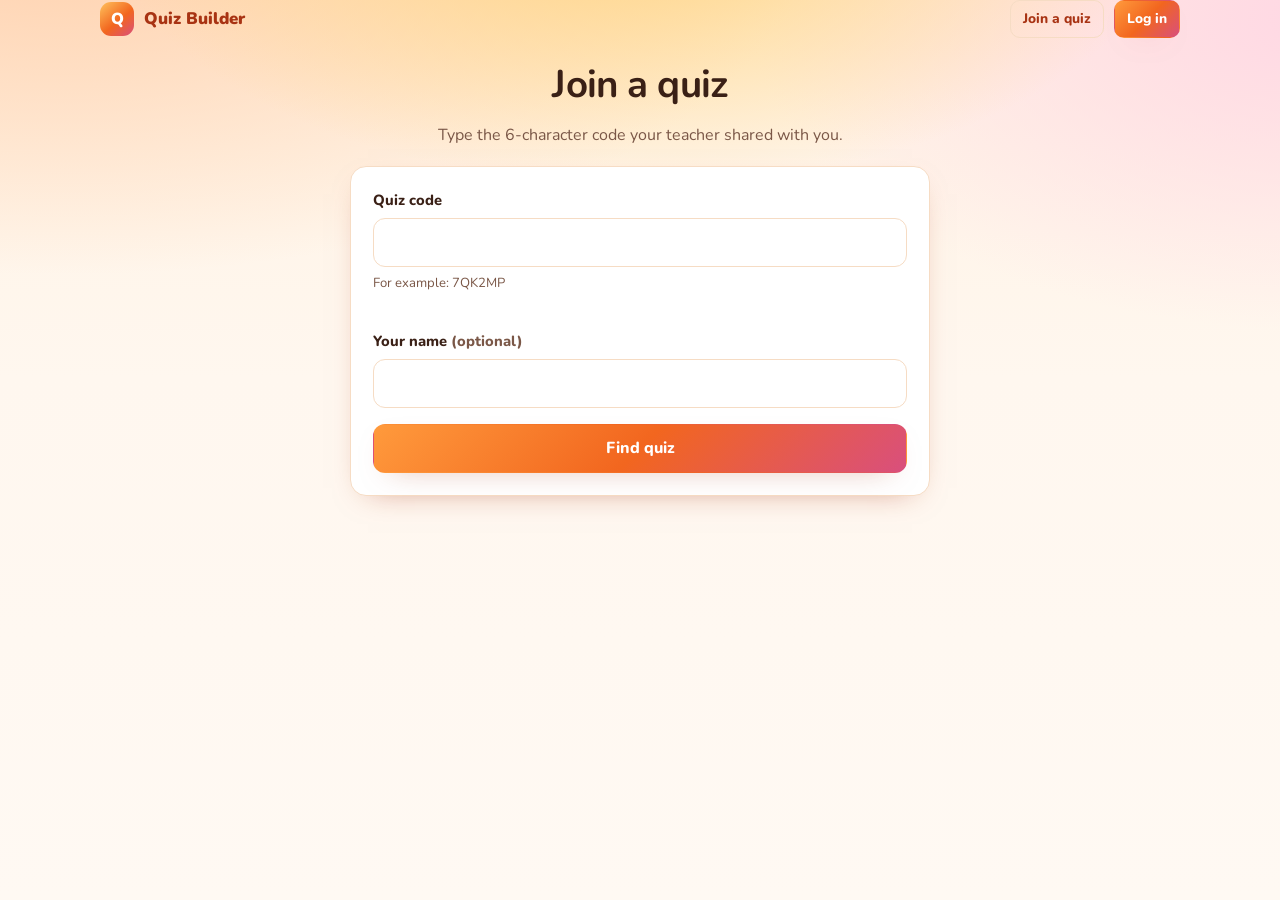
<file: User/play.html>
<!DOCTYPE html>
<html lang="en">
<head>
<meta charset="utf-8" />
<meta name="viewport" content="width=device-width, initial-scale=1" />
<title>Quiz in progress — Quiz Builder</title>
<meta name="description" content="Answer the quiz questions before the timer runs out." />
<link rel="preconnect" href="https://fonts.googleapis.com" />
<link rel="preconnect" href="https://fonts.gstatic.com" crossorigin />
<link rel="stylesheet" href="https://fonts.googleapis.com/css2?family=Nunito:wght@400;700;900&display=swap" />
<link rel="stylesheet" href="../Shared/styles.css" />
</head>
<body>
<a class="skip-link" href="#main">Skip to main content</a>
<header data-topbar></header>

<main id="main" class="shell">
  <div class="play-head">
    <div>
      <h1 id="quizTitle" style="margin-bottom:8px">Quiz</h1>
      <p class="mb-0" id="progressLabel" aria-live="polite">Question 1 of 1</p>
      <div class="progress-track" style="margin-top:10px" role="progressbar"
           aria-valuemin="0" aria-valuemax="100" aria-valuenow="0" id="progressBar">
        <div class="progress-fill" id="progressFill"></div>
      </div>
    </div>
    <div class="timer" id="timer" role="timer" aria-live="off" aria-label="Time remaining">
      <svg width="88" height="88" viewBox="0 0 88 88" aria-hidden="true">
        <circle class="track" cx="44" cy="44" r="38" fill="none" stroke-width="8"></circle>
        <circle class="bar" id="timerBar" cx="44" cy="44" r="38" fill="none" stroke-width="8"></circle>
      </svg>
      <span class="timer-text" id="timerText">0:00</span>
    </div>
  </div>

  <section class="card">
    <div id="stage" class="question-stage"></div>
    <div class="play-nav">
      <button class="btn btn-ghost" type="button" id="prevBtn">← Previous</button>
      <div class="row" style="gap:10px">
        <button class="btn btn-secondary" type="button" id="nextBtn">Next →</button>
        <button class="btn btn-primary" type="button" id="submitBtn">Submit quiz</button>
      </div>
    </div>
  </section>

  <p class="text-center muted" style="margin-top:16px">
    <a href="join.html" id="quitLink">Leave quiz</a>
  </p>
</main>

<div class="overlay" id="overlay" hidden>
  <div>
    <div class="spinner" aria-hidden="true"></div>
    <h2 id="overlayTitle">Great work!</h2>
    <p id="overlayText">Scoring your answers…</p>
  </div>
</div>

<script src="../Shared/storage.js"></script>
<script src="../Shared/app.js"></script>
<script>
(function () {
  QB.renderTopbar();

  var state = QBStorage.getActiveAttempt();
  var quiz = state ? QBStorage.getQuizById(state.quizId) : null;
  if (!state || !quiz || !quiz.questions.length) { QB.go(QB.PATHS.join); return; }

  var questions = quiz.questions;
  var index = Math.min(Math.max(0, Number(state.index) || 0), questions.length - 1);
  var answers = state.answers || {};
  var endsAt = Number(state.endsAt) || (Date.now() + quiz.timeLimitSeconds * 1000);
  var submitted = false;
  var ticker = null;

  var stage = QB.$("#stage");
  QB.$("#quizTitle").textContent = quiz.title;
  document.title = quiz.title + " — Quiz Builder";

  var RADIUS = 38;
  var CIRC = 2 * Math.PI * RADIUS;
  var timerBar = QB.$("#timerBar");
  timerBar.style.strokeDasharray = CIRC.toFixed(2);

  function persist() {
    if (submitted) return;
    QBStorage.setActiveAttempt({
      quizId: quiz.id, participantName: state.participantName,
      answers: answers, index: index, endsAt: endsAt
    });
  }

  /* ---------- timer ---------- */
  function tick() {
    var remaining = Math.max(0, Math.round((endsAt - Date.now()) / 1000));
    var ratio = quiz.timeLimitSeconds ? remaining / quiz.timeLimitSeconds : 0;
    timerBar.style.strokeDashoffset = (CIRC * (1 - ratio)).toFixed(2);
    QB.$("#timerText").textContent = QB.formatTime(remaining);
    QB.$("#timer").setAttribute("aria-label", "Time remaining " + QB.formatTime(remaining));
    QB.$("#timer").classList.toggle("is-low", remaining <= 10);
    if (remaining <= 0 && !submitted) finish(true);
  }

  /* ---------- rendering ---------- */
  function renderQuestion() {
    var q = questions[index];
    stage.innerHTML = "";

    var head = QB.el("div", { class: "stack" }, [
      QB.el("h2", { id: "questionText", text: q.text })
    ]);

    var answerZone = QB.el("div", { class: "stack" });

    if (q.type === "text") {
      var input = QB.el("input", { type: "text", id: "textAnswer", maxlength: "160",
        "aria-labelledby": "questionText", value: answers[q.id] || "", placeholder: "Type your answer" });
      var counter = QB.el("p", { class: "counter", id: "textCounter", "aria-live": "polite", text: "0 / 160" });
      function syncCounter() {
        counter.textContent = input.value.length + " / 160";
        counter.classList.toggle("is-over", input.value.length >= 160);
      }
      input.addEventListener("input", function () {
        answers[q.id] = input.value;
        syncCounter();
        persist();
      });
      syncCounter();
      answerZone.appendChild(input);
      answerZone.appendChild(counter);
    } else {
      var group = QB.el("fieldset", { class: "answers" }, [
        QB.el("legend", { class: "sr-only", text: "Answer options for: " + q.text })
      ]);
      var labels = q.type === "true-false" ? ["True", "False"] : q.options;
      labels.forEach(function (optText, i) {
        var value = q.type === "true-false" ? (i === 0 ? "true" : "false") : String(i);
        var selected = String(answers[q.id]) === value;
        var radio = QB.el("input", { type: "radio", name: "answer-" + q.id, value: value,
          id: "opt-" + q.id + "-" + i });
        radio.checked = selected;
        radio.addEventListener("change", function () {
          answers[q.id] = value;
          QB.$$(".answer-card", group).forEach(function (c) {
            c.classList.toggle("is-selected", c.querySelector("input").checked);
          });
          persist();
        });
        var card = QB.el("label", { class: "answer-card" + (selected ? " is-selected" : ""),
          for: "opt-" + q.id + "-" + i }, [
          radio,
          QB.el("span", { class: "marker", "aria-hidden": "true", text: String.fromCharCode(65 + i) }),
          QB.el("span", { class: "answer-text", text: optText })
        ]);
        group.appendChild(card);
      });
      answerZone.appendChild(group);
    }

    if (q.image) {
      var media = QB.el("div", { class: "puzzle-media" }, [
        QB.el("img", { src: q.image, alt: "Picture puzzle for question " + (index + 1) })
      ]);
      stage.appendChild(head);
      stage.appendChild(QB.el("div", { class: "puzzle-layout", style: "margin-top:14px" }, [media, answerZone]));
    } else {
      stage.appendChild(head);
      answerZone.style.marginTop = "14px";
      stage.appendChild(answerZone);
    }

    QB.$("#progressLabel").textContent = "Question " + (index + 1) + " of " + questions.length;
    var pct = Math.round(((index + 1) / questions.length) * 100);
    QB.$("#progressFill").style.width = pct + "%";
    QB.$("#progressBar").setAttribute("aria-valuenow", String(pct));

    QB.$("#prevBtn").disabled = index === 0;
    QB.$("#nextBtn").disabled = index === questions.length - 1;
  }

  function transitionTo(newIndex) {
    if (newIndex < 0 || newIndex >= questions.length) return;
    var delay = QB.prefersReducedMotion() ? 0 : 180;
    stage.classList.add("is-leaving");
    setTimeout(function () {
      index = newIndex;
      stage.classList.remove("is-leaving");
      renderQuestion();
      persist();
    }, delay);
  }

  QB.$("#prevBtn").addEventListener("click", function () { transitionTo(index - 1); });
  QB.$("#nextBtn").addEventListener("click", function () { transitionTo(index + 1); });
  QB.$("#submitBtn").addEventListener("click", function () {
    var unanswered = questions.filter(function (q) {
      var a = answers[q.id];
      return a === undefined || a === null || String(a).trim() === "";
    }).length;
    if (unanswered > 0 && !window.confirm(unanswered + " question(s) are unanswered. Submit anyway?")) return;
    finish(false);
  });

  QB.$("#quitLink").addEventListener("click", function (e) {
    if (!window.confirm("Leave the quiz? Your progress will be lost.")) { e.preventDefault(); return; }
    QBStorage.clearActiveAttempt();
  });

  function finish(auto) {
    if (submitted) return;
    submitted = true;
    if (ticker) clearInterval(ticker);

    var result = QBStorage.scoreQuiz(quiz, answers);
    var attempt = QBStorage.saveAttempt({
      quizId: quiz.id, quizTitle: quiz.title, quizCode: quiz.code,
      participantName: state.participantName, answers: answers,
      result: result, autoSubmitted: !!auto
    });
    QBStorage.clearActiveAttempt();

    var overlay = QB.$("#overlay");
    QB.$("#overlayTitle").textContent = auto ? "Time's up!" : "Great work!";
    QB.$("#overlayText").textContent = auto ? "Submitting your answers…" : "Scoring your answers…";
    overlay.hidden = false;

    setTimeout(function () {
      QB.go(QB.PATHS.result, { attempt: attempt.id });
    }, QB.prefersReducedMotion() ? 200 : 1100);
  }

  renderQuestion();
  tick();
  ticker = setInterval(tick, 1000);
  persist();
})();
</script>
</body>
</html>
</file>
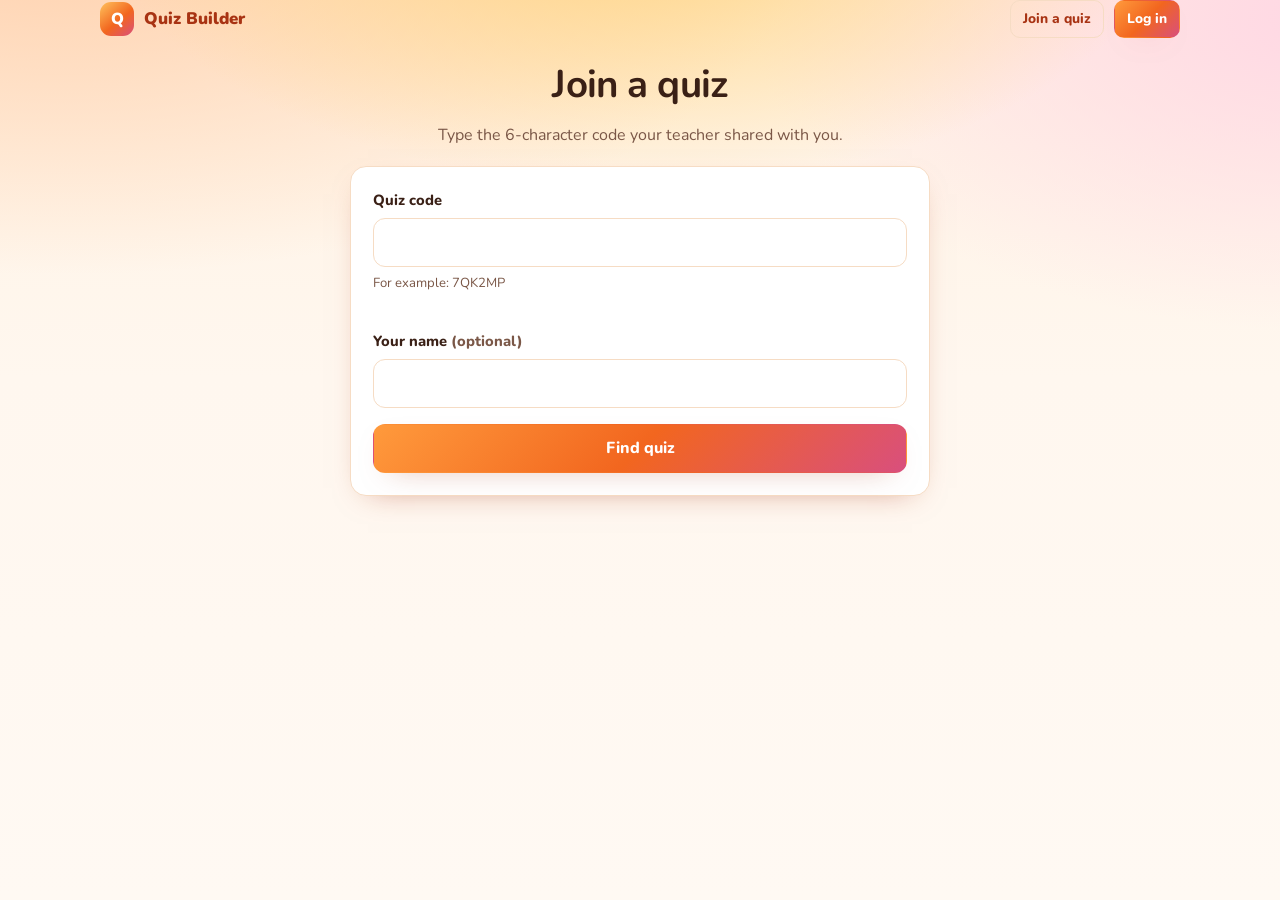
<file: User/result.html>
<!DOCTYPE html>
<html lang="en">
<head>
<meta charset="utf-8" />
<meta name="viewport" content="width=device-width, initial-scale=1" />
<title>Your result — Quiz Builder</title>
<meta name="description" content="See your quiz score, answer breakdown and feedback." />
<link rel="preconnect" href="https://fonts.googleapis.com" />
<link rel="preconnect" href="https://fonts.gstatic.com" crossorigin />
<link rel="stylesheet" href="https://fonts.googleapis.com/css2?family=Nunito:wght@400;700;900&display=swap" />
<link rel="stylesheet" href="../Shared/styles.css" />
</head>
<body>
<a class="skip-link" href="#main">Skip to main content</a>
<header data-topbar></header>

<main id="main" class="shell shell-narrow">
  <section class="card text-center" id="resultCard">
    <h1 id="resultHeading">Your result</h1>
    <p id="resultQuiz" class="mb-0"></p>

    <div class="score-ring" style="margin-top:18px">
      <svg width="210" height="210" viewBox="0 0 210 210" aria-hidden="true">
        <circle class="track" cx="105" cy="105" r="88" fill="none" stroke-width="14"></circle>
        <circle class="bar" id="scoreBar" cx="105" cy="105" r="88" fill="none" stroke-width="14"></circle>
      </svg>
      <div class="score-ring-text">
        <span class="score-percent" id="scorePercent">0%</span>
        <span class="score-sub" id="scoreFraction">0 of 0</span>
      </div>
    </div>

    <p id="feedback" style="font-weight:800; color:var(--mint-700); font-size:1.1rem"></p>

    <div class="result-counts">
      <div class="count-box"><strong id="countCorrect">0</strong>Correct</div>
      <div class="count-box"><strong id="countWrong">0</strong>Incorrect</div>
      <div class="count-box"><strong id="countSkipped">0</strong>Skipped</div>
    </div>

    <div class="row" style="justify-content:center">
      <a class="btn btn-primary" href="join.html" id="playAgain">Play another quiz</a>
      <a class="btn btn-ghost" href="../Authentication/index.html" id="creatorLink">Creator login</a>
    </div>
  </section>

  <section class="card" aria-labelledby="reviewHeading">
    <h2 id="reviewHeading">Answer review</h2>
    <div id="review"></div>
  </section>
</main>

<script src="../Shared/storage.js"></script>
<script src="../Shared/app.js"></script>
<script>
(function () {
  QB.renderTopbar();

  var attemptId = QB.query("attempt");
  var attempt = attemptId ? QBStorage.getAttempt(attemptId) : null;
  if (!attempt) {
    var attempts = QBStorage.getAllAttempts();
    attempt = attempts[attempts.length - 1] || null;
  }
  if (!attempt) { QB.go(QB.PATHS.join); return; }

  var result = attempt.result || { total: 0, correct: 0, wrong: 0, skipped: 0, percent: 0, details: [] };

  QB.$("#resultQuiz").textContent = attempt.quizTitle + " · " + attempt.participantName +
    (attempt.autoSubmitted ? " · submitted when time ran out" : "");
  QB.$("#scorePercent").textContent = result.percent + "%";
  QB.$("#scoreFraction").textContent = result.correct + " of " + result.total;
  QB.$("#countCorrect").textContent = String(result.correct);
  QB.$("#countWrong").textContent = String(result.wrong);
  QB.$("#countSkipped").textContent = String(result.skipped);

  var feedback = result.percent >= 90 ? "Outstanding! You've really mastered this. 🌟"
    : result.percent >= 70 ? "Well done — strong understanding. Keep it up! 💚"
    : result.percent >= 50 ? "Good effort! A little revision and you'll nail it. 🌿"
    : "Every attempt teaches you something. Try again and watch your score grow! 🌱";
  QB.$("#feedback").textContent = feedback;

  var R = 88, CIRC = 2 * Math.PI * R;
  var bar = QB.$("#scoreBar");
  bar.style.strokeDasharray = CIRC.toFixed(2);
  bar.style.strokeDashoffset = CIRC.toFixed(2);
  requestAnimationFrame(function () {
    setTimeout(function () {
      bar.style.strokeDashoffset = (CIRC * (1 - result.percent / 100)).toFixed(2);
    }, QB.prefersReducedMotion() ? 0 : 160);
  });

  var review = QB.$("#review");
  var quiz = QBStorage.getQuizById(attempt.quizId);

  (result.details || []).forEach(function (d, i) {
    var q = quiz ? quiz.questions.filter(function (x) { return x.id === d.questionId; })[0] : null;
    var given = d.givenText || QBStorage.givenAnswerText(q || { type: d.type }, d.given);
    var correctAnswer = d.correctText || (q ? QBStorage.correctAnswerText(q) : "");
    var explanation = d.explanation || (q && q.explanation) || "";

    var row = QB.el("div", { class: "review-row" }, [
      QB.el("p", { style: "margin:0 0 4px; color:var(--ink); font-weight:700", text: (i + 1) + ". " + d.text }),
      QB.el("p", { style: "margin:0", class: "muted", text: "Your answer: " + given })
    ]);
    if (!d.correct && correctAnswer) {
      row.appendChild(QB.el("p", { style: "margin:2px 0 0; font-weight:700; color:var(--mint-700)", text: "Correct answer: " + correctAnswer }));
    }
    row.appendChild(QB.el("span", { class: d.correct ? "tag-ok" : "tag-no", text: d.correct ? "Correct" : "Not correct" }));
    if (explanation) {
      row.appendChild(QB.el("div", { class: "explain-box" }, [
        QB.el("strong", { text: "Why: " }),
        QB.el("span", { text: explanation })
      ]));
    }
    review.appendChild(row);
  });
})();
</script>
</body>
</html>
</file>
<file: Shared/styles.css>
/* Quiz Builder — shared design system (sunrise / sunset) */
:root {
  /* warm sunrise-to-sunset scale */
  --mint-50: #fff7ef;
  --mint-100: #ffe8d4;
  --mint-200: #ffd0ac;
  --mint-300: #ffae76;
  --mint-400: #fb8a45;
  --mint-500: #f2661f;
  --mint-600: #d84a17;
  --mint-700: #a83313;
  --dusk-400: #f4739a;
  --dusk-500: #d94f7d;
  --dusk-700: #8e2f63;
  --ink: #3a2016;
  --ink-soft: #7a5747;
  --line: #f6dcc4;
  --surface: #ffffff;
  --bg: #fff7ef;
  --danger: #c0392b;
  --warn: #b7791f;
  --radius: 16px;
  --radius-sm: 10px;
  --shadow: 0 10px 30px -18px rgba(168, 51, 19, 0.55);
  --shadow-lg: 0 24px 48px -28px rgba(168, 51, 19, 0.6);
  --focus: 0 0 0 3px #ffffff, 0 0 0 6px var(--mint-500);
  --font: "Nunito", "Segoe UI", system-ui, -apple-system, sans-serif;
}

* { box-sizing: border-box; }

html, body { margin: 0; padding: 0; }

body {
  font-family: var(--font);
  color: var(--ink);
  background:
    radial-gradient(780px 420px at 50% -12%, #ffd27a, transparent 70%),
    radial-gradient(1200px 560px at 5% -8%, var(--mint-200), transparent 62%),
    radial-gradient(1000px 540px at 104% 2%, #ffd7e4, transparent 58%),
    linear-gradient(180deg, #fff2e2 0%, var(--bg) 42%, #fff9f3 100%);
  background-attachment: fixed;
  min-height: 100vh;
  line-height: 1.55;
  -webkit-font-smoothing: antialiased;
}

h1, h2, h3 { line-height: 1.2; margin: 0 0 .4em; letter-spacing: -0.015em; }
h1 { font-size: clamp(1.6rem, 1.1rem + 2vw, 2.4rem); }
h2 { font-size: clamp(1.25rem, 1rem + 1vw, 1.6rem); }
p { margin: 0 0 1rem; color: var(--ink-soft); }
a { color: var(--mint-700); }

:focus-visible {
  outline: none;
  box-shadow: var(--focus);
  border-radius: 8px;
}

.sr-only {
  position: absolute; width: 1px; height: 1px; padding: 0; margin: -1px;
  overflow: hidden; clip: rect(0 0 0 0); white-space: nowrap; border: 0;
}

.skip-link {
  position: absolute; left: 12px; top: -60px; z-index: 50;
  background: var(--mint-600); color: #fff; padding: 10px 16px; border-radius: 10px;
  transition: top .2s ease; text-decoration: none; font-weight: 700;
}
.skip-link:focus { top: 12px; }

/* ---------- Layout ---------- */
.shell { max-width: 1080px; margin: 0 auto; padding: 24px 20px 64px; }
.shell-narrow { max-width: 620px; }

.topbar {
  display: flex; align-items: center; justify-content: space-between; gap: 16px;
  padding: 14px 20px; background: rgba(255, 250, 244, .85);
  backdrop-filter: blur(8px); border-bottom: 1px solid var(--line);
  position: sticky; top: 0; z-index: 20;
}
.topbar-inner { max-width: 1080px; margin: 0 auto; width: 100%; display: flex;
  align-items: center; justify-content: space-between; gap: 12px; flex-wrap: wrap; }

.brand { display: inline-flex; align-items: center; gap: 10px; font-weight: 900;
  color: var(--mint-700); text-decoration: none; font-size: 1.05rem; }
.brand-mark {
  width: 34px; height: 34px; border-radius: 11px; flex: 0 0 auto;
  background: linear-gradient(140deg, #ffc25c, var(--mint-500) 55%, var(--dusk-500));
  display: grid; place-items: center; color: #fff; font-size: 1rem;
  box-shadow: var(--shadow);
}

.nav-actions { display: flex; align-items: center; gap: 10px; flex-wrap: wrap; }
.user-chip {
  font-weight: 700; font-size: .9rem; color: var(--mint-700);
  background: var(--mint-100); border: 1px solid var(--mint-200);
  padding: 6px 12px; border-radius: 999px; max-width: 220px;
  overflow: hidden; text-overflow: ellipsis; white-space: nowrap;
}

/* ---------- Cards & surfaces ---------- */
.card {
  background: var(--surface); border: 1px solid var(--line);
  border-radius: var(--radius); padding: 22px; box-shadow: var(--shadow);
}
.card + .card { margin-top: 18px; }

.panel { background: var(--mint-50); border: 1px dashed var(--mint-200);
  border-radius: var(--radius-sm); padding: 14px 16px; }

/* ---------- Buttons ---------- */
.btn {
  appearance: none; border: 1px solid transparent; cursor: pointer;
  font: inherit; font-weight: 800; padding: 11px 18px; border-radius: 12px;
  display: inline-flex; align-items: center; justify-content: center; gap: 8px;
  min-height: 44px; text-decoration: none; transition: transform .16s ease,
    background-color .16s ease, box-shadow .16s ease, color .16s ease;
}
.btn:hover { transform: translateY(-1px); }
.btn:active { transform: translateY(0); }
.btn-primary { background: linear-gradient(135deg, #ff9a3c, var(--mint-500) 50%, var(--dusk-500)); color: #fff; box-shadow: var(--shadow); }
.btn-primary:hover { background: linear-gradient(135deg, var(--mint-500), var(--mint-600) 50%, var(--dusk-700)); }
.btn-secondary { background: var(--mint-100); color: var(--mint-700); border-color: var(--mint-200); }
.btn-secondary:hover { background: var(--mint-200); }
.btn-ghost { background: transparent; color: var(--mint-700); border-color: var(--line); }
.btn-ghost:hover { background: var(--mint-50); }
.btn-danger { background: #fde4e0; color: var(--danger); border-color: #f6cfca; }
.btn-danger:hover { background: #f9d9d4; }
.btn-block { width: 100%; }
.btn-sm { padding: 7px 12px; min-height: 38px; font-size: .86rem; border-radius: 10px; }
.btn[disabled] { opacity: .55; cursor: not-allowed; transform: none; }

/* ---------- Forms ---------- */
.field { margin-bottom: 16px; }
.field label, .label { display: block; font-weight: 800; margin-bottom: 6px; font-size: .92rem; }
.hint { font-size: .82rem; color: var(--ink-soft); margin: 6px 0 0; }
input[type="text"], input[type="email"], input[type="password"], input[type="number"],
textarea, select {
  width: 100%; font: inherit; color: var(--ink); background: #fff;
  border: 1.5px solid var(--line); border-radius: 12px; padding: 11px 13px;
  min-height: 44px; transition: border-color .16s ease, box-shadow .16s ease;
}
textarea { min-height: 96px; resize: vertical; }
input:focus, textarea:focus, select:focus {
  outline: none; border-color: var(--mint-500); box-shadow: 0 0 0 4px rgba(242, 102, 31, .18);
}
input[type="file"] { padding: 9px; background: var(--mint-50); }
.error-text { color: var(--danger); font-size: .85rem; font-weight: 700; margin-top: 6px; min-height: 1.1em; }

.code-input { text-transform: uppercase; letter-spacing: .35em; font-weight: 900;
  text-align: center; font-size: 1.4rem; padding: 14px; }

/* ---------- Alerts & toast ---------- */
.alert { border-radius: 12px; padding: 12px 14px; font-weight: 700; margin-bottom: 14px; }
.alert-error { background: #fdecea; color: var(--danger); border: 1px solid #f6cfca; }
.alert-ok { background: var(--mint-100); color: var(--mint-700); border: 1px solid var(--mint-200); }
.alert[hidden] { display: none; }

.toast-wrap { position: fixed; right: 16px; bottom: 16px; display: grid; gap: 10px; z-index: 60; }
.toast {
  background: var(--ink); color: #fff; padding: 12px 16px; border-radius: 12px;
  font-weight: 700; box-shadow: var(--shadow-lg); animation: toast-in .28s ease both;
  max-width: 320px;
}
.toast.is-error { background: var(--danger); }
@keyframes toast-in { from { opacity: 0; transform: translateY(12px); } to { opacity: 1; transform: none; } }

/* ---------- Dashboard ---------- */
.welcome { display: grid; gap: 6px; margin-bottom: 22px; animation: rise .5s ease both; }
.stats { display: grid; gap: 14px; grid-template-columns: repeat(auto-fit, minmax(170px, 1fr)); margin-bottom: 22px; }
.stat { background: #fff; border: 1px solid var(--line); border-radius: var(--radius);
  padding: 18px; box-shadow: var(--shadow); animation: rise .5s ease both; }
.stat-value { font-size: 2rem; font-weight: 900; color: var(--mint-600); line-height: 1; }
.stat-label { font-size: .85rem; font-weight: 700; color: var(--ink-soft); margin-top: 6px; }

.quick-actions { display: flex; gap: 12px; flex-wrap: wrap; margin-bottom: 26px; }

.quiz-grid { display: grid; gap: 16px; grid-template-columns: repeat(auto-fill, minmax(280px, 1fr)); }
.quiz-card {
  background: #fff; border: 1px solid var(--line); border-radius: var(--radius);
  padding: 18px; box-shadow: var(--shadow); display: flex; flex-direction: column; gap: 10px;
  transition: transform .18s ease, box-shadow .18s ease; animation: rise .45s ease both;
}
.quiz-card:hover { transform: translateY(-4px); box-shadow: var(--shadow-lg); }
.quiz-card h3 { margin: 0; overflow-wrap: anywhere; }
.quiz-meta { display: flex; gap: 8px; flex-wrap: wrap; }
.pill { background: var(--mint-100); color: var(--mint-700); border: 1px solid var(--mint-200);
  border-radius: 999px; padding: 3px 10px; font-size: .78rem; font-weight: 800; }
.pill-code { letter-spacing: .12em; font-family: ui-monospace, Menlo, monospace; }
.card-actions { display: flex; gap: 8px; flex-wrap: wrap; margin-top: auto; padding-top: 6px; }

.empty-state { text-align: center; padding: 48px 20px; border: 2px dashed var(--mint-200);
  border-radius: var(--radius); background: #fff; }
.empty-emoji { font-size: 3rem; }

/* ---------- Builder ---------- */
.q-draft { border: 1px solid var(--line); border-radius: var(--radius-sm); padding: 16px;
  background: var(--mint-50); margin-bottom: 12px; animation: rise .35s ease both; }
.q-draft-head { display: flex; justify-content: space-between; gap: 10px; align-items: flex-start; flex-wrap: wrap; }
.q-draft-type { font-size: .78rem; font-weight: 900; text-transform: uppercase; color: var(--mint-700); letter-spacing: .06em; }
.q-draft p { margin: 6px 0; color: var(--ink); overflow-wrap: anywhere; }
.opt-row { display: grid; grid-template-columns: minmax(0,1fr) auto; gap: 10px; align-items: center; margin-bottom: 8px; }
.opt-row .correct-wrap { display: inline-flex; align-items: center; gap: 6px; font-size: .85rem; font-weight: 700; white-space: nowrap; }
.thumb { max-width: 100%; max-height: 190px; border-radius: 12px; border: 1px solid var(--line); display: block; }

/* ---------- Play ---------- */
.play-head { display: grid; grid-template-columns: minmax(0,1fr) auto; gap: 16px; align-items: center; margin-bottom: 18px; }
.progress-track { height: 10px; background: var(--mint-100); border-radius: 999px; overflow: hidden; }
.progress-fill { height: 100%; width: 0; background: linear-gradient(90deg, #ffc25c, var(--mint-500) 55%, var(--dusk-500));
  border-radius: 999px; transition: width .35s ease; }

.timer { position: relative; width: 88px; height: 88px; flex: 0 0 auto; }
.timer svg { transform: rotate(-90deg); display: block; }
.timer .track { stroke: var(--mint-100); }
.timer .bar { stroke: var(--mint-500); stroke-linecap: round; transition: stroke-dashoffset 1s linear, stroke .3s ease; }
.timer.is-low .bar { stroke: var(--danger); }
.timer-text { position: absolute; inset: 0; display: grid; place-items: center;
  font-weight: 900; font-variant-numeric: tabular-nums; color: var(--ink); }
.timer.is-low .timer-text { color: var(--danger); }

.question-stage { animation: q-in .32s ease both; }
.question-stage.is-leaving { animation: q-out .2s ease both; }
@keyframes q-in { from { opacity: 0; transform: translateX(16px); } to { opacity: 1; transform: none; } }
@keyframes q-out { to { opacity: 0; transform: translateX(-16px); } }

.puzzle-layout { display: grid; grid-template-columns: minmax(0, 1fr) minmax(0, 1fr); gap: 18px; align-items: start; }
.puzzle-media { background: var(--mint-50); border: 1px solid var(--line); border-radius: var(--radius); padding: 10px; }
.puzzle-media img { width: 100%; border-radius: 10px; display: block; }

.answers { display: grid; gap: 10px; margin: 0; padding: 0; border: 0; }
.answer-card { position: relative; display: flex; align-items: center; gap: 12px;
  border: 1.5px solid var(--line); background: #fff; border-radius: 14px; padding: 14px;
  cursor: pointer; font-weight: 700; transition: border-color .16s ease, background-color .16s ease, transform .16s ease; }
.answer-card:hover { border-color: var(--mint-400); transform: translateY(-2px); }
.answer-card input { position: absolute; opacity: 0; width: 1px; height: 1px; }
.answer-card .marker { width: 28px; height: 28px; flex: 0 0 auto; border-radius: 50%;
  border: 2px solid var(--mint-300); display: grid; place-items: center; font-size: .8rem;
  font-weight: 900; color: var(--mint-700); background: var(--mint-50); }
.answer-card.is-selected { border-color: var(--mint-500); background: var(--mint-50); }
.answer-card.is-selected .marker { background: var(--mint-500); border-color: var(--mint-500); color: #fff; }
.answer-card:focus-within { box-shadow: var(--focus); }
.answer-text { overflow-wrap: anywhere; }

.counter { font-size: .82rem; font-weight: 800; color: var(--ink-soft); text-align: right; }
.counter.is-over { color: var(--danger); }

.play-nav { display: flex; justify-content: space-between; gap: 10px; margin-top: 20px; flex-wrap: wrap; }

.overlay { position: fixed; inset: 0; background: linear-gradient(180deg, rgba(74, 28, 64, .95), rgba(150, 56, 33, .95)); color: #fff;
  display: grid; place-items: center; text-align: center; z-index: 80; padding: 24px; }
.overlay h2 { color: #fff; }
.overlay p { color: #ffe0c7; }
.spinner { width: 54px; height: 54px; border-radius: 50%; border: 5px solid rgba(255,255,255,.25);
  border-top-color: #fff; margin: 0 auto 18px; animation: spin 1s linear infinite; }
@keyframes spin { to { transform: rotate(360deg); } }

/* ---------- Result ---------- */
.score-ring { width: 210px; height: 210px; margin: 0 auto 18px; position: relative; }
.score-ring svg { transform: rotate(-90deg); display: block; }
.score-ring .track { stroke: var(--mint-100); }
.score-ring .bar { stroke: var(--mint-500); stroke-linecap: round;
  transition: stroke-dashoffset 1.1s cubic-bezier(.22,1,.36,1); }
.score-ring-text { position: absolute; inset: 0; display: grid; place-items: center; align-content: center; }
.score-percent { font-size: 3rem; font-weight: 900; color: var(--mint-600); line-height: 1; }
.score-sub { font-size: .9rem; font-weight: 800; color: var(--ink-soft); }
.result-counts { display: grid; grid-template-columns: repeat(auto-fit, minmax(130px, 1fr)); gap: 12px; margin: 22px 0; }
.count-box { background: var(--mint-50); border: 1px solid var(--line); border-radius: var(--radius-sm); padding: 14px; text-align: center; }
.count-box strong { display: block; font-size: 1.6rem; color: var(--mint-600); }
.review-row { border-bottom: 1px solid var(--line); padding: 12px 0; }
.review-row:last-child { border-bottom: 0; }
.tag-ok { color: var(--mint-700); font-weight: 900; }
.tag-no { color: var(--danger); font-weight: 900; }

/* ---------- Utilities ---------- */
.stack > * + * { margin-top: 14px; }
.row { display: flex; gap: 12px; flex-wrap: wrap; align-items: center; }
.row-between { display: flex; gap: 12px; flex-wrap: wrap; align-items: center; justify-content: space-between; }
.text-center { text-align: center; }
.muted { color: var(--ink-soft); }
.grid-2 { display: grid; gap: 14px; grid-template-columns: repeat(auto-fit, minmax(220px, 1fr)); }
.mt-0 { margin-top: 0; } .mb-0 { margin-bottom: 0; }

@keyframes rise { from { opacity: 0; transform: translateY(14px); } to { opacity: 1; transform: none; } }

/* ---------- Responsive ---------- */
@media (max-width: 720px) {
  .shell { padding: 18px 14px 56px; }
  .card { padding: 18px 16px; }
  .puzzle-layout { grid-template-columns: 1fr; }
  .play-head { grid-template-columns: 1fr; justify-items: start; }
  .timer { width: 72px; height: 72px; }
  .quick-actions .btn, .play-nav .btn { flex: 1 1 auto; }
  .score-ring { width: 176px; height: 176px; }
}

@media (prefers-reduced-motion: reduce) {
  *, *::before, *::after {
    animation-duration: .001ms !important; animation-iteration-count: 1 !important;
    transition-duration: .001ms !important; scroll-behavior: auto !important;
  }
  .btn:hover, .quiz-card:hover, .answer-card:hover { transform: none; }
}

/* Ensure the hidden attribute always wins over display rules above. */
[hidden] { display: none !important; }

/* Creator explanation shown to players and on the results page */
.explain-box {
  margin-top: 8px;
  padding: 10px 12px;
  border-radius: 12px;
  background: var(--mint-50);
  border: 1px solid var(--mint-200);
  border-left: 4px solid var(--mint-500);
  color: var(--ink);
  font-size: .95rem;
  line-height: 1.5;
}
.explain-box strong { color: var(--mint-700); }
</file>
